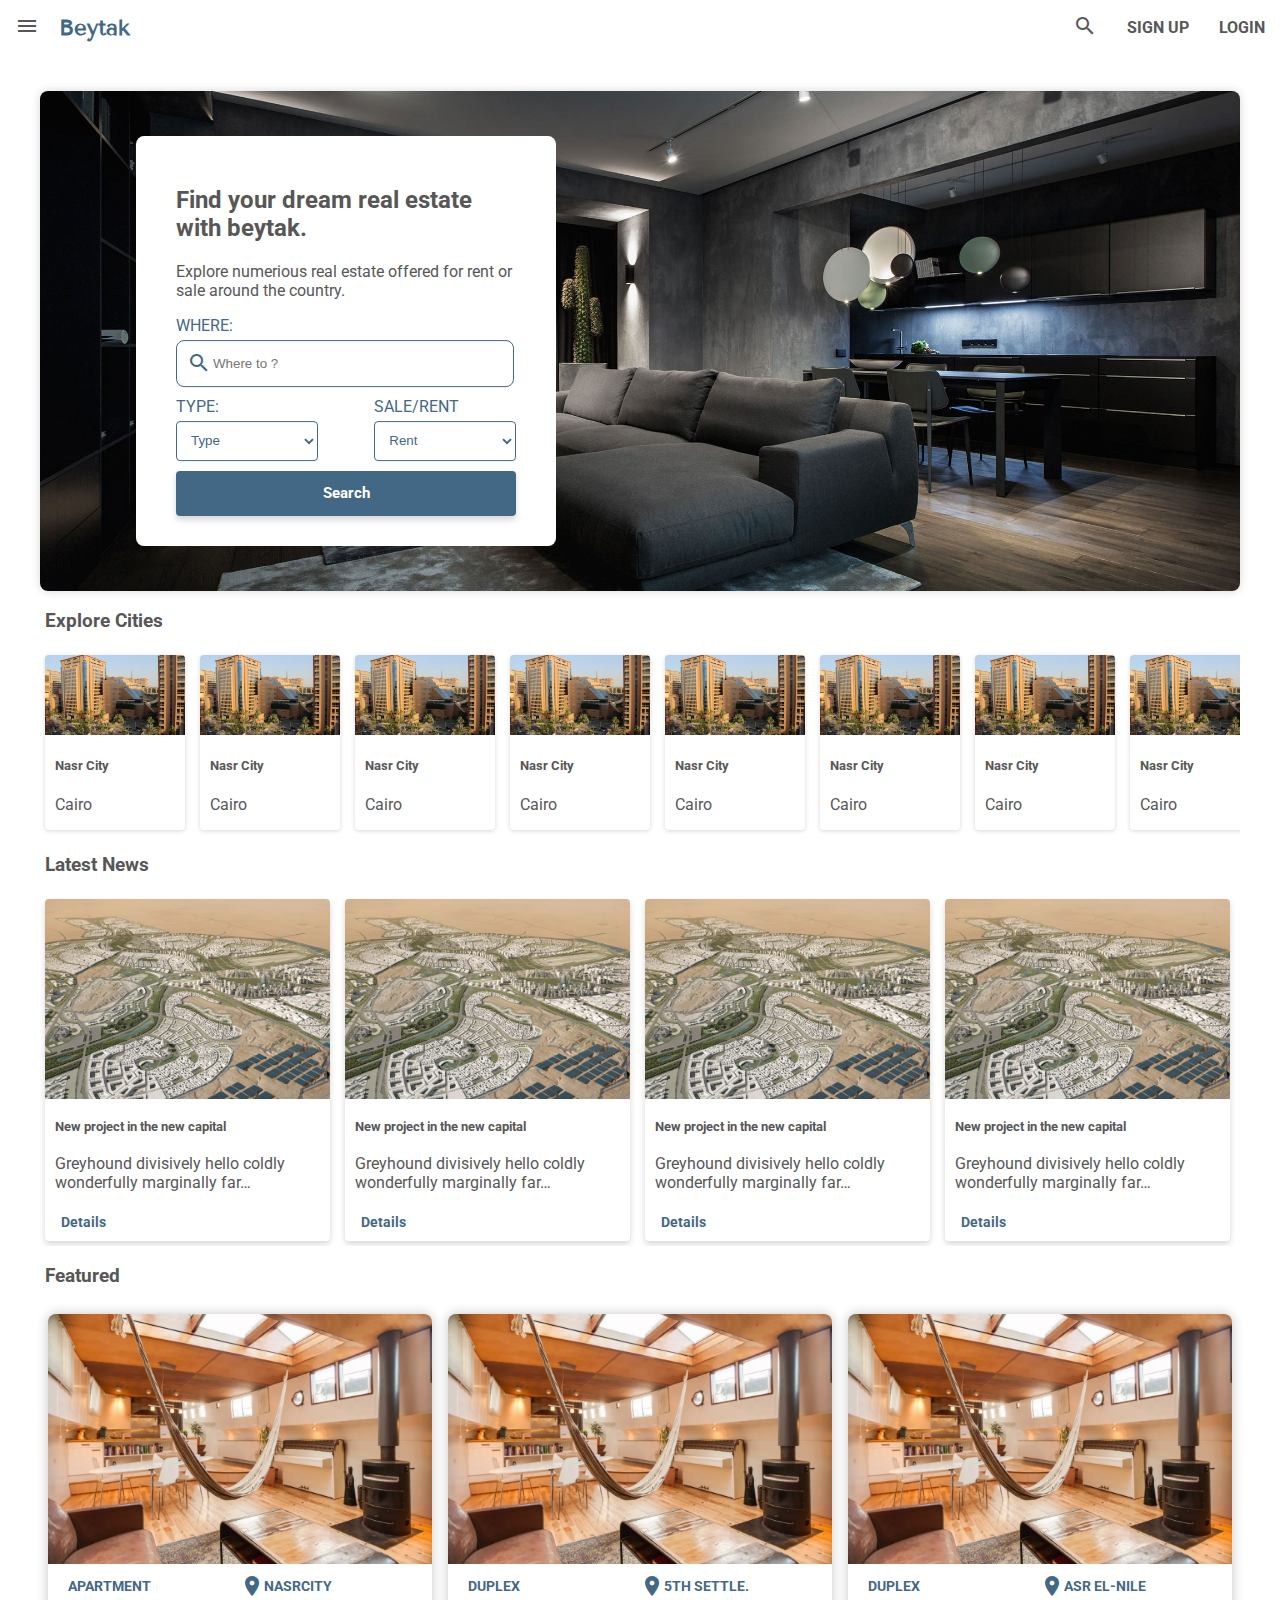
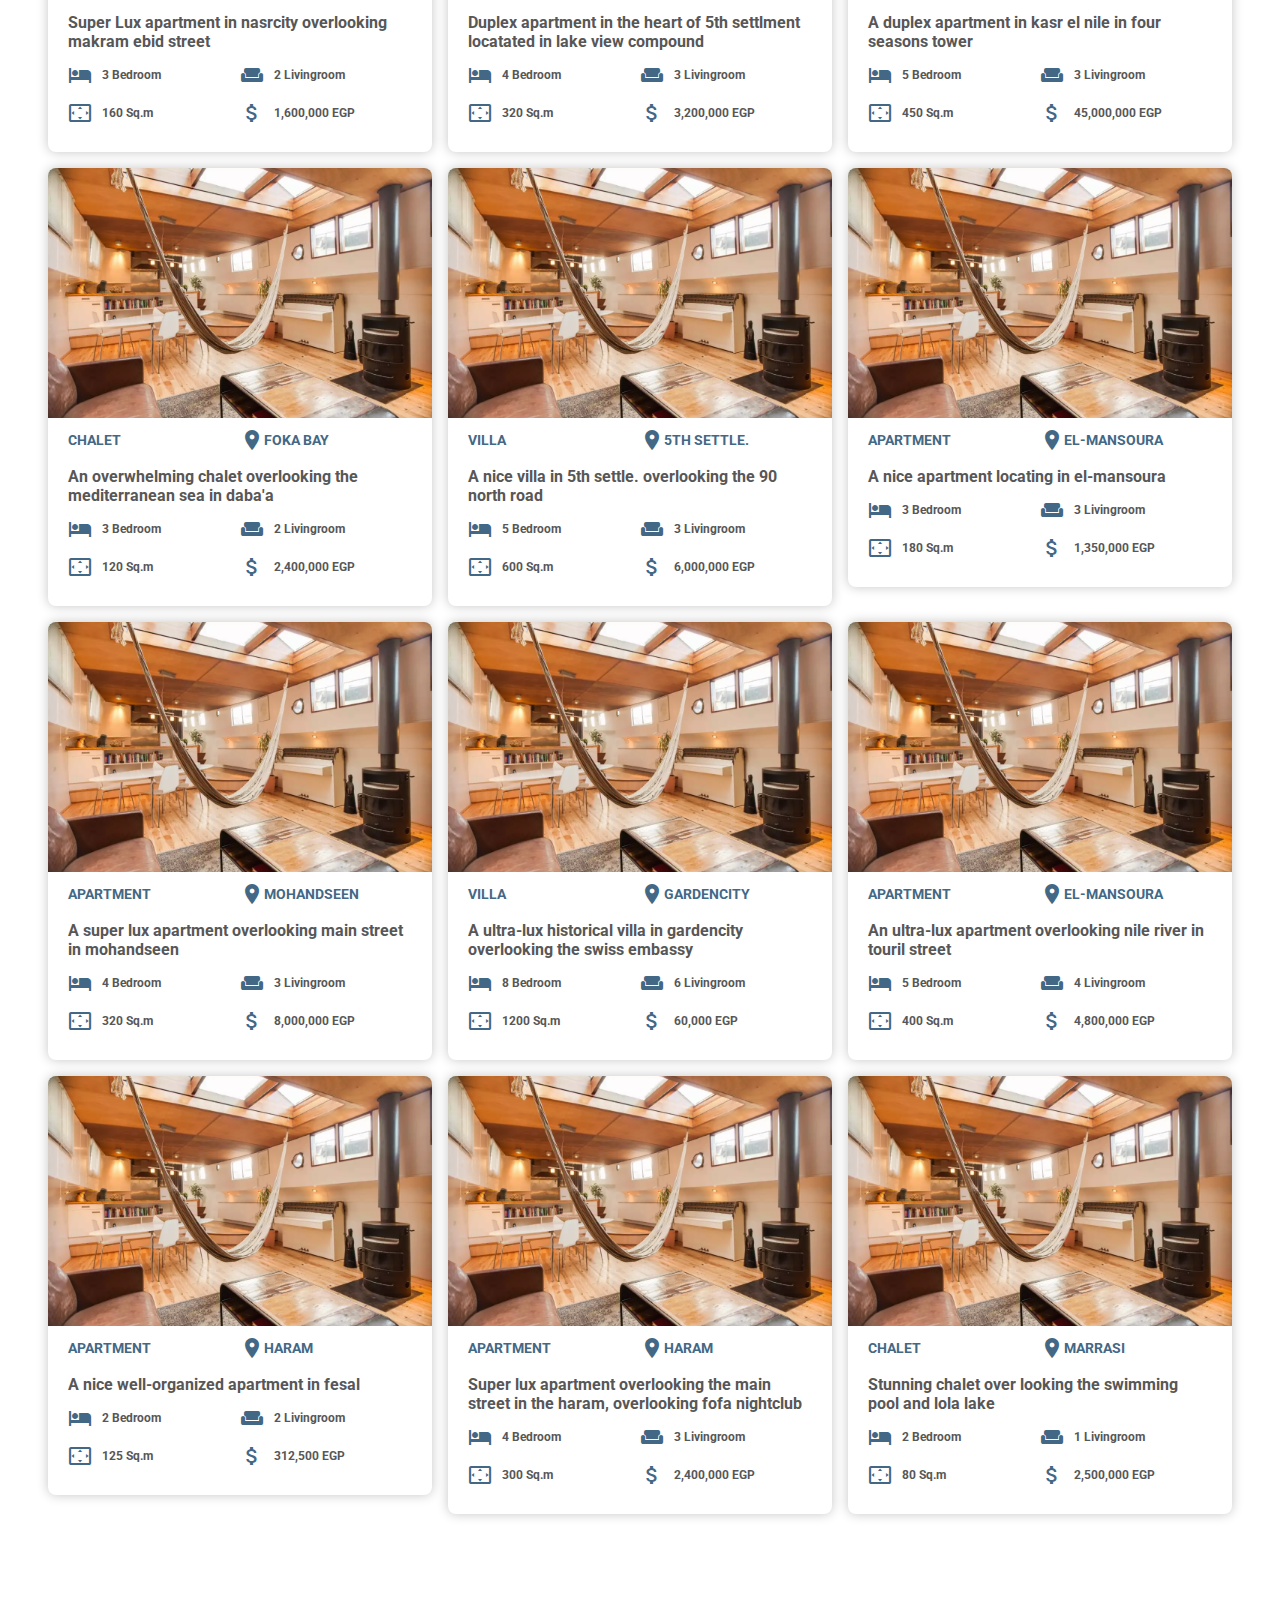
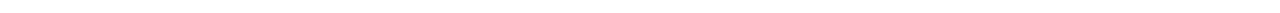
<file: index.html>
<!DOCTYPE html>
<html lang="en">

<head>
    <meta charset="UTF-8">
    <!--Compatability Issues-->
    <!-- for the Media query support -->
    <meta name="viewport" content="width=device-width, initial-scale=1.0">
    <!-- for egde browser support -->
    <meta http-equiv="X-UA-Compatible" content="ie=edge">
    <!-- importing fonts and material icons -->

    <link rel="stylesheet" href="style.css">
    <title>Beytak</title>
    <link rel="manifest" href="manifest.json">
    <meta name="theme-color" content="#517FA4">
    <!-- apple mobile support meta tags -->
    <meta name="apple-mobile-web-app-capable" content="yes">
    <meta name="apple-mobile-web-app-status-bar-style" content="#FFFFFF">
    <meta name="apple-mobile-web-app-title" content="Beytak">
    <!-- Ios icons links -->
    <link rel="apple-touch-icon-precomposed" sizes="57x57" href="./img/icons/apple-touch-icon-57x57.png" />
    <link rel="apple-touch-icon-precomposed" sizes="114x114" href="./img/icons/apple-touch-icon-114x114.png" />
    <link rel="apple-touch-icon-precomposed" sizes="72x72" href="./img/icons/apple-touch-icon-72x72.png" />
    <link rel="apple-touch-icon-precomposed" sizes="144x144" href="./img/icons/apple-touch-icon-144x144.png" />
    <link rel="apple-touch-icon-precomposed" sizes="60x60" href="./img/icons/apple-touch-icon-60x60.png" />
    <link rel="apple-touch-icon-precomposed" sizes="120x120" href="./img/icons/apple-touch-icon-120x120.png" />
    <link rel="apple-touch-icon-precomposed" sizes="76x76" href="./img/icons/apple-touch-icon-76x76.png" />
    <link rel="apple-touch-icon-precomposed" sizes="152x152" href="./img/icons/apple-touch-icon-152x152.png" />
    <!-- Icons links -->
    <link rel="icon" type="image/png" href="./img/icons/favicon-196x196.png" sizes="196x196" />
    <link rel="icon" type="image/png" href="./img/icons/favicon-96x96.png" sizes="96x96" />
    <link rel="icon" type="image/png" href="./img/icons/favicon-32x32.png" sizes="32x32" />
    <link rel="icon" type="image/png" href="./img/icons/favicon-16x16.png" sizes="16x16" />
    <link rel="icon" type="image/png" href="./img/icons/favicon-128.png" sizes="128x128" />
    <!-- Windows meta tags -->
    <meta name="application-name" content="Beytak" />
    <meta name="msapplication-TileColor" content="#FFFFFF" />
    <meta name="msapplication-TileImage" content="./img/icons/mstile-144x144.png" />
    <meta name="msapplication-square70x70logo" content="./img/icons/mstile-70x70.png" />
    <meta name="msapplication-square150x150logo" content="./img/icons/mstile-150x150.png" />
    <meta name="msapplication-wide310x150logo" content="./img/icons/mstile-310x150.png" />
    <meta name="msapplication-square310x310logo" content="./img/icons/mstile-310x310.png" />

    <meta name="Description" content="A web app the helps you finding the perfect match of an asset either by renting it or by purchasing it from other owner">
</head>

<body>
    <nav id="topNavBar" role="navigation">
        <a class="navMenu ancElm" id="top-nav-burger" tabindex="0" role="button" onclick="toggleDrawer(event)"><i class="material-icons">menu</i></a>
        <a class="navMenu ancElm" id="top-nav-back" tabindex="0" role="button" onclick="previousPage()"><i class="material-icons">keyboard_backspace</i></a>
        <a class="navTitle">Beytak</a>
        <a class="navFav ancElm " href="#favs" role="button"><i class="material-icons">favorite</i></a>
        <a class="navSearch ancElm " role="button" href="#search"><i class="material-icons">search</i></a>
        <a class="ancElm deskItems" role="link" href="#register">SIGN UP</a>
        <a class="ancElm deskItems" role="link" onclick="openModal(loginModal)">LOGIN</a>
    </nav>

    <section id="navigation-drawer" role="menu">
        <div id="drawer-container" class="col-es-3 col-s-6 col-3">
            <div class="inner-drawer">


                <img src="./img/profile.jpg" class="drawer-profile-pic col-3" alt="A person in the picture">
                <h2 class="drawer-header">Ahmed Tamer</h2>
                <p class="drawer-subtitle">Buyer</p>
                <div class="divider"></div>

                <a href="#profile" role="button" class="drawer-item-container row">
                    <div class="icon-container">
                        <i class="material-icons center-vertically">person</i>
                    </div>
                    <p class="drawer-item-title">My profile</p>
                </a>

                <a role="button" class="drawer-item-container row">
                    <div class="icon-container">
                        <i class="material-icons center-vertically">question_answer</i>
                    </div>
                    <p class="drawer-item-title">Messages</p>
                </a>
                <!--Added Posts Link here to Create Posts Page-->
                <a role="button" href="#posts" class="drawer-item-container row">
                    <div class="icon-container">
                        <i class="material-icons center-vertically">library_add</i>
                    </div>
                    <p class="drawer-item-title">My posts</p>
                </a>

                <a role="button" href="#favs" class="drawer-item-container row">
                    <div class="icon-container">
                        <i class="material-icons center-vertically">favorite</i>
                    </div>
                    <p class="drawer-item-title">Likes/Favs</p>
                </a>

                <div class="divider"></div>

                <a role="button" href="#news" class="drawer-item-container row">
                    <div class="icon-container">
                        <i class="material-icons center-vertically">local_library</i>
                    </div>
                    <p class="drawer-item-title">News & articles</p>
                </a>

                <a href="#advices" role="button" class="drawer-item-container row">
                    <div class="icon-container">
                        <i class="material-icons center-vertically">error</i>
                    </div>
                    <p class="drawer-item-title">Advices</p>
                </a>

                <a href="#houselist" role="button" class="drawer-item-container row">
                    <div class="icon-container">
                        <i class="material-icons center-vertically">list_alt</i>
                    </div>
                    <p class="drawer-item-title">Properties List</p>
                </a>

                <a role="button" class="drawer-item-container row">
                    <div class="icon-container">
                        <i class="material-icons center-vertically">360</i>
                    </div>
                    <p class="drawer-item-title">Tour schedule</p>
                </a>

                <a role="button" class="drawer-item-container row">
                    <div class="icon-container">
                        <i class="material-icons center-vertically">date_range</i>
                    </div>
                    <p class="drawer-item-title">Renting Schedule</p>
                </a>
                <a href="#aboutus" role="button" class="drawer-item-container row">
                    <div class="icon-container">
                        <i class="material-icons center-vertically">help</i>
                    </div>
                    <p class="drawer-item-title">About us</p>
                </a>
                <a role="button" class="drawer-item-container row">
                    <div class="icon-container">
                        <i class="material-icons center-vertically">exit</i>
                    </div>
                    <p class="drawer-item-title">Logout</p>
                </a>
            </div>
            
        </div>
        </div>
    </section>
    <section id="pageContent">


    </section>

    <div class="modal-container">
        <div class="modal-body col-es-4 col-s-8 col-4">

            <div class="modal-inner">
                <div class="modal-head">
                    <a class="modal-close col-offset-11 col-1" onclick="closeModal()">
                        <i class="material-icons">close</i>
                    </a>
                </div>
                <div class="modal-content">

                </div>


            </div>

        </div>
    </div>

    <section id="pageLoading">
        <div class="spinner-container">
            <div class="loading">
                <div class="loading-bar"></div>
                <div class="loading-bar"></div>
                <div class="loading-bar"></div>
                <div class="loading-bar"></div>
            </div>
        </div>
    </section>

    <nav id="bottomNavBar" role="navigation">
        <a href="#home" class="home bottomNavElm active"><i class="material-icons">home</i></a>
        <a href="" class="bottomNavElm"><i class="material-icons">date_range</i></a>
        <a href="#houselist" class="assetListing bottomNavElm bottomNavElmCenter centerElm"><i class="material-icons">list_alt</i></a>
        <a href="" class="bottomNavElm"><i class="material-icons">360</i></a>
        <a href="" class="bottomNavElm"><i class="material-icons">question_answer</i></a>
    </nav>

    <link href="https://fonts.googleapis.com/css?family=Tenor+Sans" rel="stylesheet" lazyload>
    <link href="https://fonts.googleapis.com/css?family=Roboto" rel="stylesheet" lazyload>
    <link href="https://fonts.googleapis.com/icon?family=Material+Icons" rel="stylesheet" lazyload>

    <script src="./components.js" defer></script>
    <script src="./script.js"></script>

</body>

</html>
</file>
<file: style.css>
/* ---------------------------------------------------------------------- */
/* ----------------------GLOBAL STYLING-------------------------------- */
/* ------------------------------------------------------------------- */
body {
    padding: 0;
    margin: 0;
    font-family: 'Roboto', sans-serif;
    position: relative;
    color: #575757;
}
a{
    text-decoration: none;
    color: #575757;
}
.material-icons {
    font-family: 'Material Icons';
    font-weight: normal;
    font-style: normal;
    font-size: 24px;
    /* Preferred icon size */
    display: inline-block;
    line-height: 1;
    text-transform: none;
    letter-spacing: normal;
    word-wrap: normal;
    white-space: nowrap;
    direction: ltr;
    /* Support for all WebKit browsers. */
    -webkit-font-smoothing: antialiased;
    /* Support for Safari and Chrome. */
    text-rendering: optimizeLegibility;
    /* Support for Firefox. */
    -moz-osx-font-smoothing: grayscale;
    /* Support for IE. */
    font-feature-settings: 'liga';
}

#pageContent {
    display: flex;
    justify-content: flex-start;
    align-content: center;
    flex-wrap: wrap;
    margin-top: 55px;
    margin-bottom: 56px;
    transition: all 1s ease;
}
#pageLoading{
    height: 100vh;
    width: 100vw;
    background-color: white;
    position: absolute;
    top: 0;
    display: none;
}
.pre-animation {
    opacity:0;
    max-height: 0;
}
.show{
      display: block !important;
  }
.disabled{
    color: grey;
    box-shadow: none;
    opacity: 0.5;
}
.img-cont {
    display: flex;
    align-content: center;
    border-radius: 8px 8px 0px 0px;
}

.center-vertically {
    display: flex;
    align-content: center;
    position: relative;

}

.icon-container {
    width: 24px;
    position: relative;
}

.divider {
    height: 1px;
    width: 100%;
    background-color: rgba(0, 0, 0, 0.10)
}

::-webkit-scrollbar {
    width: 0px;
    /* remove scrollbar space */
    background: transparent;
    /* optional: just make scrollbar invisible */
}

.scroll-container {
    overflow-y: hidden;
    white-space: nowrap;
    padding: 5px;
}

.scroll-inner {
    display: flex;
}
.cover-img{
    background-size: cover;
    background-position: center;
    height: 200px;
    width: 100%;
    box-shadow: 0px 3px 6px rgba(0, 0, 0, 0.20);
}
.error-color{
    color: #DE3C3C;
}
.error-border{
    border:2px solid #DE3C3C !important;
}
/* ---------------------------------------------------------------------- */
/* ----------------------Loading bars-------------------------------- */
/* ------------------------------------------------------------------- */
.loading {
    position: absolute;
    top: 50%;
    left: 50%;
    transform: translateX(-50%);
  }
  .loading-bar {
    display: inline-block;
    width: 10px;
    height: 10px;
    margin: 5px;
    border-radius: 50%;
    animation: loading 1s ease infinite;
  }
  .loading-bar:nth-child(1) {
    background-color: #3498db;
    animation-delay: 0;
  }
  .loading-bar:nth-child(2) {
    background-color: #333333;
    animation-delay: 0.2s;
  }
  .loading-bar:nth-child(3) {
    background-color: #3498db;
    animation-delay: 0.4s;
  }
  .loading-bar:nth-child(4) {
    background-color: #333333;
    animation-delay: 0.6s;
  }
  
  @keyframes loading {
    0% {
      transform: scale(1);
    }
    20% {
      transform: scale(2, 2);
    }
    100% {
      transform: scale(1);
    }
  }
/* ---------------------------------------------------------------------- */
/* ----------------------Responsive Grid-------------------------------- */
/* ------------------------------------------------------------------- */
.col-1 {
    width: 8.33%;
}
.col-2 {
    width: 16.66%;
}
.col-3 {
    width: 25%;
}
.col-4 {
    width: 33.33%;
}
.col-5 {
    width: 41.66%;
}
.col-6 {
    width: 50%;
}
.col-7 {
    width: 58.33%;
}
.col-8 {
    width: 66.66%;
}
.col-9 {
    width: 75%;
}
.col-10 {
    width: 83.33%;
}
.col-11 {
    width: 91.66%;
}
.col-12 {
    width: 100%;
}
.col-offset-1 {
    margin-left: 8.33%;
}
.col-offset-2 {
    margin-left: 16.66%;
}
.col-offset-4{
    margin-left: 33.33%;
}
.col-offset-6{
    margin-left: 50%;
}
.col-offset-7{
    margin-left: 58.33%;
}
.col-offset-8{
    margin-left: 66.66%;
}
.col-offset-9{
    margin-left: 75%;
}
.col-offset-11{
    margin-left: 91.66%;
}
.col-offset-12{
    margin-left: 100%;
}
@media only screen and (max-width: 500px) {
    .col-es-1 {
        width: 25%;
    }
    .col-es-2 {
        width: 50%;
    }
    .col-es-3 {
        width: 75%;
    }
    .col-es-4 {
        width: 100%;
    }
    .col-offset-es-1 {
        margin-left: 25%;
    }
    .col-offset-es-2 {
        margin-left: 50%;
    }
    .col-offset-es-3 {
        margin-left: 75%;
    }
    .col-offset-es-4 {
        margin-left: 100%;
    }
    #pageContent {
        padding: 16px;
    }
}

@media only screen and (min-width: 501px) and (max-width: 900px) {

    /* For tablets: */
    .col-s-1 {
        width: 8.33%;
    }
    .col-s-2 {
        width: 16.66%;
    }
    .col-s-3 {
        width: 25%;
    }
    .col-s-4 {
        width: 33.33%;
    }
    .col-s-5 {
        width: 41.66%;
    }
    .col-s-6 {
        width: 50%;
    }
    .col-s-7 {
        width: 58.33%;
    }
    .col-s-8 {
        width: 66.66%;
    }
    .col-s-9 {
        width: 75%;
    }
    .col-s-10 {
        width: 83.33%;
    }
    .col-s-11 {
        width: 91.66%;
    }
    .col-s-12 {
        width: 100%;
    }
    .col-offset-s-3{
        margin-left: 25%;
    }
    .col-offset-s-4{
        margin-left: 33.33%;
    }
    .col-offset-s-6{
        margin-left: 50%;
    }
    .col-offset-s-8{
        margin-left: 66.66%;
    }
    .col-offset-s-12{
        margin-left: 100%;
    }
    #pageContent {
        padding: 24px;
    }
}

@media only screen and (min-width: 901px) {

    /* For desktop: */
    #pageContent {
        padding: 36px;
        max-width: 1200px;
        margin: 55px auto;
    }
}

.row {
    display: flex;
    justify-content: flex-start;
    align-content: center;
    width: 100%;
    flex-wrap: wrap;
}
.hide{
    display: none !important;
}
.center{
    margin: auto;
}
/* ---------------------------------------------------------------------- */
/* ---------------------------Range Input-------------------------------- */
/* ------------------------------------------------------------------- */
input[type=range] {
    height: 31px;
    -webkit-appearance: none;
    margin: 10px 0;
    width: 100%;
  }
  input[type=range]:focus {
    outline: none;
  }
  input[type=range]::-webkit-slider-runnable-track {
    width: 100%;
    height: 5px;
    cursor: pointer;
    animate: 0.2s;
    box-shadow: 0px 0px 0px #000000;
    background: #436885;
    border-radius: 49px;
    border: 0px solid #000000;
  }
  input[type=range] {
    height: 16px;
    -webkit-appearance: none;
    margin: 10px 0;
    width: 100%;
  }
  input[type=range]:focus {
    outline: none;
  }
  input[type=range]::-webkit-slider-runnable-track {
    width: 100%;
    height: 2px;
    cursor: pointer;
    animate: 0.2s;
    box-shadow: 0px 0px 0px #000000;
    background: #436885;
    border-radius: 50px;
    border: 0px solid #000000;
  }
  input[type=range]::-webkit-slider-thumb {
    box-shadow: 0px 0px 0px #000000;
    border: 0px solid #000000;
    height: 10px;
    width: 10px;
    border-radius: 50px;
    background: #436885;
    cursor: pointer;
    -webkit-appearance: none;
    margin-top: -4px;
  }
  input[type=range]:focus::-webkit-slider-runnable-track {
    background: #436885;
  }
  input[type=range]::-moz-range-track {
    width: 100%;
    height: 2px;
    cursor: pointer;
    animate: 0.2s;
    box-shadow: 0px 0px 0px #000000;
    background: #436885;
    border-radius: 50px;
    border: 0px solid #000000;
  }
  input[type=range]::-moz-range-thumb {
    box-shadow: 0px 0px 0px #000000;
    border: 0px solid #000000;
    height: 10px;
    width: 10px;
    border-radius: 50px;
    background: #436885;
    cursor: pointer;
  }
  input[type=range]::-ms-track {
    width: 100%;
    height: 2px;
    cursor: pointer;
    animate: 0.2s;
    background: transparent;
    border-color: transparent;
    color: transparent;
  }
  input[type=range]::-ms-fill-lower {
    background: #436885;
    border: 0px solid #000000;
    border-radius: 100px;
    box-shadow: 0px 0px 0px #000000;
  }
  input[type=range]::-ms-fill-upper {
    background: #436885;
    border: 0px solid #000000;
    border-radius: 100px;
    box-shadow: 0px 0px 0px #000000;
  }
  input[type=range]::-ms-thumb {
    margin-top: 1px;
    box-shadow: 0px 0px 0px #000000;
    border: 0px solid #000000;
    height: 10px;
    width: 10px;
    border-radius: 50px;
    background: #436885;
    cursor: pointer;
  }
  input[type=range]:focus::-ms-fill-lower {
    background: #436885;
  }
  input[type=range]:focus::-ms-fill-upper {
    background: #436885;
  }
/* ---------------------------------------------------------------------- */
/* ---------------------------Bottom NAV-------------------------------- */
/* ------------------------------------------------------------------- */
#bottomNavBar {
    width: 100%;
    height: 56px;
    display: flex;
    align-items: center;
    justify-content: space-evenly;
    box-shadow: 0 -3px 6px rgba(0, 0, 0, 0.16);
    position: fixed;
    bottom: 0;
    background-color: white;
}

.bottomNavElm {
    color: #575757;
    margin: 0px 15px;
}

.active {
    color: #436885;

}

.centerElm {
    background-color: #436885;
    text-decoration: none;
    height: 56px;
    width: 56px;
    border-radius: 50%;
    display: flex;
    align-items: center;
    justify-content: center;
    box-shadow: 0 0px 10px rgba(0, 0, 0, 0.16), 0 0px 10px rgba(0, 0, 0, 0.23);
}

.centerElm i {
    color: white;

}

/* ---------------------------------------------------------------------- */
/* -----------------------------TOP NAV-------------------------------- */
/* ------------------------------------------------------------------- */
#topNavBar {
    width: 100%;
    height: 55px;
    display: flex;
    align-items: center;
    justify-content: flex-start;
    box-shadow: 0 5px 10px rgba(0, 0, 0, 0.23);
    position: fixed;
    top: 0;
    background-color: white;
    z-index: 2;
}

.ancElm {
    color: #575757;
}

.navTitle {
    color: #436885;
    font-size: 22px;
    font-weight: 600;
    font-family: 'Tenor sans', sans-serif;
    justify-content: center;
    margin: 0px 20px;
    text-align: center;
}

.navMenu {
    justify-self: flex-start;
    margin-left: 15px;
}

.navSearch {
    margin-right: 15px;
    margin-left: 15px;
}

.navFav {
    margin-left: auto;
}

.deskItems {
    text-decoration: none;
    font-family: 'Roboto', sans-serif;
    font-weight: bold;
    margin: 0 15px;
    display: none;
    cursor: pointer;
}
.deskItems:hover{
    text-shadow: 0px 3px rgba(81, 127, 164, 0.10)
}
#top-nav-back{
    display: none;
}
/* ---------------------------------------------------------------------- */
/* -----------------------------Big CARD-------------------------------- */
/* ------------------------------------------------------------------- */
.card-asset-type,
.card-asset-loc {
    color: #436885;
    font-weight: bold;
    text-transform: uppercase;
    font-size: 14px;
    display: inline-block;
}

.card-asset-icon {
    color: #436885;
}

.icon-container i {
    margin: 0;
    position: absolute;
    top: 50%;
    -ms-transform: translateY(-50%);
    transform: translateY(-50%);
}

.card-asset-detail {
    display: inline-block;
    margin-left: 10px;
    font-weight: bold;
    font-size: 12px;
    color: #575757;
}
.asset-card-scroll {
    width: 280px;
}
.card-asset-desc {
    margin: 5px 0;
    font-weight: bold;
    color: #575757;
    white-space: normal;
}

.card-asset-img {
    height: 250px;
    background-position: center;
    background-size: cover;
}

.card-asset {
    border-radius: 8px;
    box-shadow: 0 0px 12px rgba(0, 0, 0, 0.23);
    padding-bottom: 20px;
}

.card-asset-content {
    padding: 0px 20px;
}

.card-outer-space {
    padding: 8px 8px;
}

/* ---------------------------------------------------------------------- */
/* -----------------------------NAV drawer----------------------------- */
/* ------------------------------------------------------------------- */
#navigation-drawer {
    width: 100%;
    height: 100vh;
    position: absolute;
    background-color: rgba(0, 0, 0, 0.16);
    z-index: 2;
    display: none;
    overflow: scroll;
    position: fixed;
}

.no-scroll {
    overflow: hidden;
}

.show-drawer {
    display: block !important;
}

#drawer-container {
    height: 100vh;
    overflow-y: scroll;
    background-color: #ffffff;
    box-shadow: 6px 6px 10px rgba(0, 0, 0, 0.20);
    padding: 20px;

}
.inner-drawer{
    height: 800px;
}
.drawer-profile-pic {
    border-radius: 50%;
}

.drawer-header {
    font-weight: 100;
    margin: 5px 0px;
}

.drawer-subtitle {
    margin: 5px 0px;
}

.drawer-item-title {
    display: inline-block;
    margin-left: 10px;
    font-weight: bold;
    font-size: 12px;
    color: #575757;
}

.drawer-item-container {
    transition: all 0.2s ease;
    cursor: pointer;
    padding: 0px 10px;
    margin-top: 5px;
    border-radius: 8px;
}

.drawer-item-container:hover {
    background-color: rgba(81, 127, 164, 0.10)
}

.drawer-test {
    height: 800px;
    width: 100%;
}

/* ---------------------------------------------------------------------- */
/* ----------------------Landing container---------------------------- */
/* ------------------------------------------------------------------- */
.landing-Container {
    height: 500px;
    background-size: cover;
    background-position: center;
    border-radius: 8px;
    box-shadow: 0px 0px 10px rgba(0, 0, 0, 0.16);
    position: relative;
    display: none;
}

.landing-head,
.landing-subtitle {
    color: #575757;
}

.landing-content {
    background-color: white;
    padding: 30px 40px;
    border-radius: 8px;
    position: absolute;
    top: 50%;
    transform: translateY(-50%);
    margin-left: 8%;
    max-width: 340px;
}

.landing-label {
    color: #436885;
    text-transform: uppercase;
    margin: 10px 0px;
}

.landing-search-bar {
    padding: 5px 10px;
    margin: 5px 0px 10px 0px;
    height: 35px;
    width: calc(100% - 24px);
    border-color: #436885;
    border-width: 1px;
    border-radius: 8px;
    border-style: solid;
    color: #436885;
}

.landing-search-bar input {
    border: none;
}

.landing-select-menu {
    height: 40px;
    border-width: 1px;
    border-color: #436885;
    border-radius: 4px;
    color: #436885;
    padding: 10px;
    margin: 5px 0px 10px 0px;
    background-color: transparent;
}

.landing-search-button {
    text-align: center;
    background-color: #436885;
    border: none;
    height: 45px;
    color: white;
    border-radius: 4px;
    padding: 8px 0px;
    margin-left: auto;
    font-weight: bold;
    font-family: "Roboto", sans-serif;
    font-size: 15px;
    margin-right: auto;
    justify-content: center;
    box-shadow: 0px 3px 6px rgba(0, 0, 0, 0.16);

}

/* ---------------------------------------------------------------------- */
/* --------------------------Home Page---------------------------------- */
/* ------------------------------------------------------------------- */

/* CITY CARD */

.city-card {
    width: 140px;
    box-shadow: 0px 1px 4px rgba(0, 0, 0, 0.16);
    border-radius: 4px;
    margin-right: 15px;
}

.city-card-head,
.city-card-subhead {
    margin-left: 10px;
}

.city-card-img {
    height: 80px;
    background-position: top;
    background-size: cover;
    border-radius: 4px 4px 0px 0px;
}

/* News Card */
.news-card-scroll {
    box-shadow: 0px 3px 6px rgba(0, 0, 0, 0.16);
    border-radius: 4px;
    margin-right: 15px;
    width: 300px;
}
.news-card{
    box-shadow: 0px 3px 6px rgba(0, 0, 0, 0.16);
    border-radius: 4px;
    padding-bottom: 1px;
}
.news-outer-space{
    padding: 5px;
}
.news-card-img {
    height: 200px;
    background-position: top;
    background-size: cover;
    border-radius: 4px 4px 0px 0px;
}

.news-card-head,
.news-card-desc {
    height: auto;
    /* height cannot be defined */
    word-break: normal;
    white-space: normal;
    margin: 20px 10px;
}
.news-card-button{
    border: none;
    font-weight: bold;
    font-family: "Roboto",sans-serif;
    background-color: transparent;
    margin: 0px 0px 10px 10px;
    color: #436885;
    cursor: pointer;
    font-size: 14px;
}
.search-bar-input{
    padding: 0;
    border: 0;
}
.search-bar-container{
    box-shadow: 0px 4px 12px rgba(0, 0, 0, 0.16);
    padding: 11px 0px;
}
.search-bar-button {
    text-align: center;
    
}
.search-bar-button i {
    margin-top: 4px;
}
.home-head{
    padding-left: 5px;
}

/* ---------------------------------------------------------------------- */
/* --------------------------Fav and Like Page-------------------------- */
/* ------------------------------------------------------------------- */
.fav-card{
    border-radius: 4px;
    box-shadow: 0px 1px 3px rgba(0, 0, 0, 0.20);
}
.fav-card h4, .fav-card p,.fav-card button{
    margin-left: 20px;
}
/*Styling Details Buttons*/
.fav-details-button {
    background-color: Transparent;
    border: none;
    cursor: pointer;
    overflow: hidden;
    outline: none;
    font-weight: bold;
    font-size: 16px;
    padding: 12px 0px;
}
.fav-details-text{
    font-family: "Roboto", sans-serif;
    color: #436885;
}
.fav-img {
    width: 90px;
    height: 90px;
    display: block;
    border-radius: 8px;
    background-position: center;
    background-size: cover;
    margin: 20px auto;
}
/* ---------------------------------------------------------------------- */
/* ------------------------------MY Posts Page-------------------------- */
/* ------------------------------------------------------------------- */
.posts-card{
    border-radius: 4px;
    box-shadow: 0px 1px 3px rgba(0, 0, 0, 0.20);
}
.posts-card h4, .posts-card p,.posts-card button{
    margin-left: 20px;
}
.offerStatusApproved{
    color: #67C95A;
}
.posts-img{
    width: 90px;
    height: 90px;
    display: block;
    border-radius: 8px;
    background-position: center;
    background-size: cover;
    margin: 20px auto;
}
.posts-details-button {
    background-color: Transparent;
    border: none;
    cursor: pointer;
    overflow: hidden;
    outline: none;
    font-weight: bold;
    font-size: 16px;
    padding: 12px 0px;
}
.posts-details-text{
    font-family: "Roboto", sans-serif;
    color: #436885;
}
/* ---------------------------------------------------------------------- */
/* --------------------------House detail Page-------------------------- */
/* ------------------------------------------------------------------- */
.house-detail-desc{
    font-family: "Roboto", sans-serif;
    white-space: pre-line;
}
.house-detail-slideshow-imgs img{
    width: 100%;
}
.house-detail-slideshow-thumbnails img{
    width: 100%;
}
.house-detail-installment-button button{
    margin: 20px;
}
.house-detail-installment-detail span{
    font-weight: bold;
    color: #436885;
}
.house-detail-square-price{
    color: #436885;
    font-size: 12px;
    margin: 5px 40px;
}
.house-detail-installment-button button{
    background-color: transparent;
    font-weight: bold;
    font-family: "Roboto",sans-serif;
    color: #436885;
    border-radius: 4px;
    border: 2px solid;
    padding: 0px;
}
.house-detail-payment-method{
    text-align: center;
    color: #436885;
    font-size: 14px;
    border: 2px solid;
    margin-left: 5px;
    margin-right:5px;
    padding: 5px; 
    border-radius: 4px;
    box-shadow: 0px 2px 4px rgba(0, 0, 0, 0.16);
    max-width: 90px;
}

.house-detail-price{
    font-weight: bold;
    font-size: 14px;
}
.house-detail-price-icon{
    color: #436885;
    margin-top: 14px;
}
.house-detail-seller-phone-button{
    font-family: "Roboto",sans-serif;
    font-weight: bold;
    color: #436885;
    background-color: transparent;
    border: 2px solid;
    margin-top: 10px;
    margin-bottom: 10px;
    padding: 20px 0;
    border-radius: 4px;
}
.house-detail-seller-phone{
    text-align: center;
    color: #436885;
    font-size: 16px;
}
.house-detail-seller-detail h4, .house-detail-seller-detail h5{
    margin: 10px 0px;
}

.more-news-container .news-outer-space{
    width: 100%;
}
/* ---------------------------------------------------------------------- */
/* --------------------------MODAL------------------------------------- */
/* ------------------------------------------------------------------- */
.modal-container{
    width: 100vw;
    height: 100vh;
    position: fixed;
    top: 0;
    z-index: 99;
    background-color: rgba(51, 51, 51, 0.50);
    display: none;
}
.modal-body{
    position: absolute;
    top: 50%;
    left: 50%;
    transform: translate(-50%,-50%);
    max-width: 400px;
    
}
.modal-inner{
    background-color: white;
    width: 90%;
    margin: 0 5%;
    border-radius: 8px;
    box-shadow: 0px 3px 6px rgba(0, 0, 0, 0.23);
}
.modal-head{
    padding: 10px;
}
.modal-content{
    padding: 5px 30px;
}
.modal-content h2{
    margin: 0px 0px 15px 0px;
}
.modal-content h4{
    margin: 0px 0px 15px 0px;
}
.modal-input{
    margin-top: 5px;
    margin-bottom: 5px;
    border: none;
    height: 32px;
    padding: 5px 10px;
    width: calc(100% - 20px);
    border-radius: 4px;
    background-color: transparent;
    border: 1px solid #436885;
}
.modal-close{
    cursor: pointer;
}
.modal-submit{
    padding: 10px;
    font-weight: bold;
    font-family: "Roboto",sans-serif;
    border-radius: 4px;
    background-color: transparent;
    border: 1px solid #436885;
    color: #436885;
    margin-bottom: 15px;
}
.modal-input{
    margin-top: 5px;
    margin-bottom: 5px;
    border: none;
    height: 32px;
    padding: 5px 10px;
    width: calc(100% - 20px);
    border-radius: 4px;
    background-color: transparent;
    border: 1px solid #436885;
    resize: none;
}
.modal-label{
    font-size: 18px;
}
.modal-desc{
    font-size: 12px;
}
.payment-amount{
    text-align: center;
}
.payment-desc{
    text-align: center;
    font-size: 12px
}
.button-cont{
position: relative;
}
.calc-button{
    border-radius: 4px;
    font-family: "Roboto",sans-serif;
    border: 1px solid #333333;
    background-color: transparent;
    text-transform: capitalize;
    font-size: 16px;
    padding: 10px;
    position: absolute;
    top: 50%;
    right: 0;
    transform: translate(0,-50%);
}
.slider-value{
    line-height: 1px;
    text-align: center;
}
@media only screen and (max-width: 500px) {
    /* mobile break points */
    .fav-img {
        width: 80px;
        height: 80px;
    }
    .posts-img {
        width: 80px;
        height: 80px;
    }
}

@media only screen and (min-width: 501px) and (max-width: 900px) {
    /* Tablet breakpoints */
    .fav-img {
        width: 80px;
        height: 80px;
    }
    .posts-img {
        width: 80px;
        height: 80px;
    }
    .cover-img{
        height: 300px;
    }
}

@media only screen and (min-width: 901px) {
    /* For desktop: */

    /* TOP NAV STYLING */
    #topNavBar {
        box-shadow: none;
    }

    .deskItems {
        display: inline;
    }

    .navFav {
        display: none;
    }

    .navSearch {
        margin-left: auto;
    }

    /* BOTTOM NAV STYLING */
    #bottomNavBar {
        display: none;
    }

    .landing-Container {
        display: block;
    }
    .inner-padding{
        padding: 0px 15px;
    }
    .cover-img{
        height: 400px;
    }
    
}
</file>
